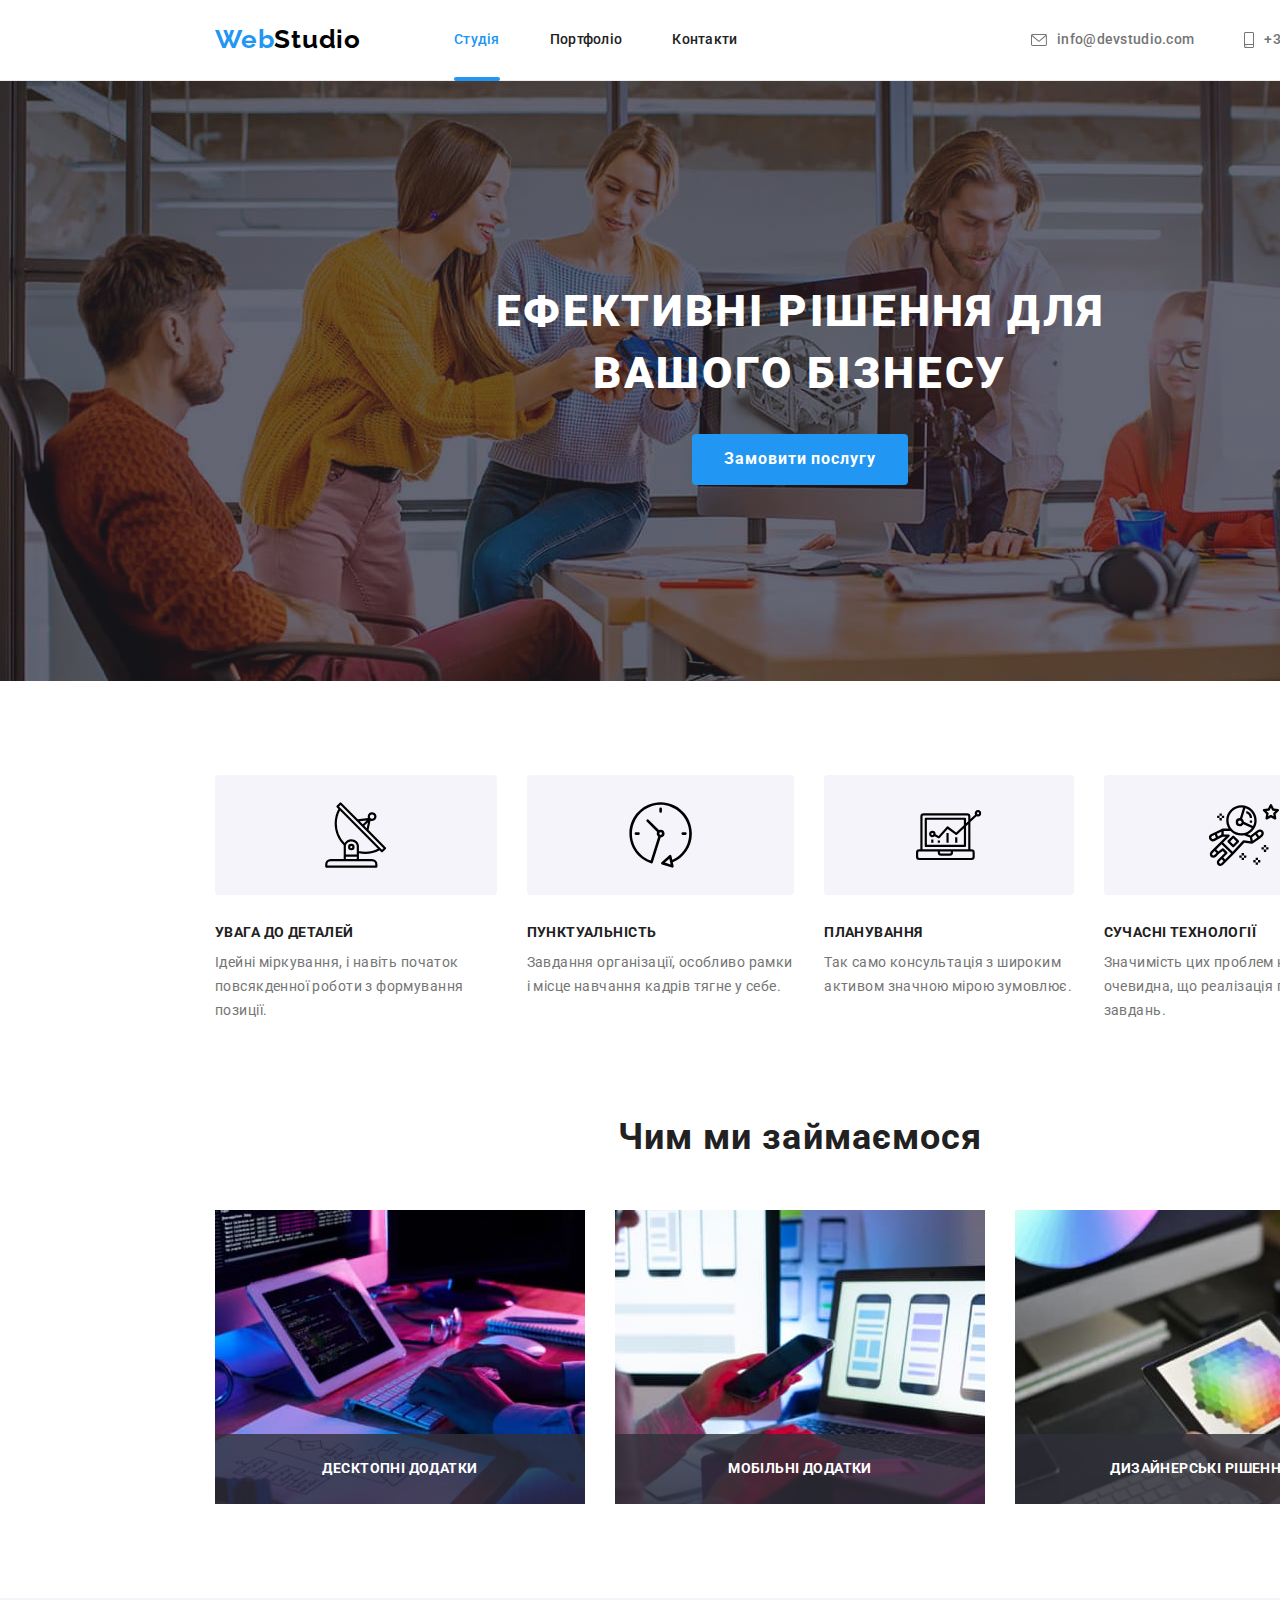
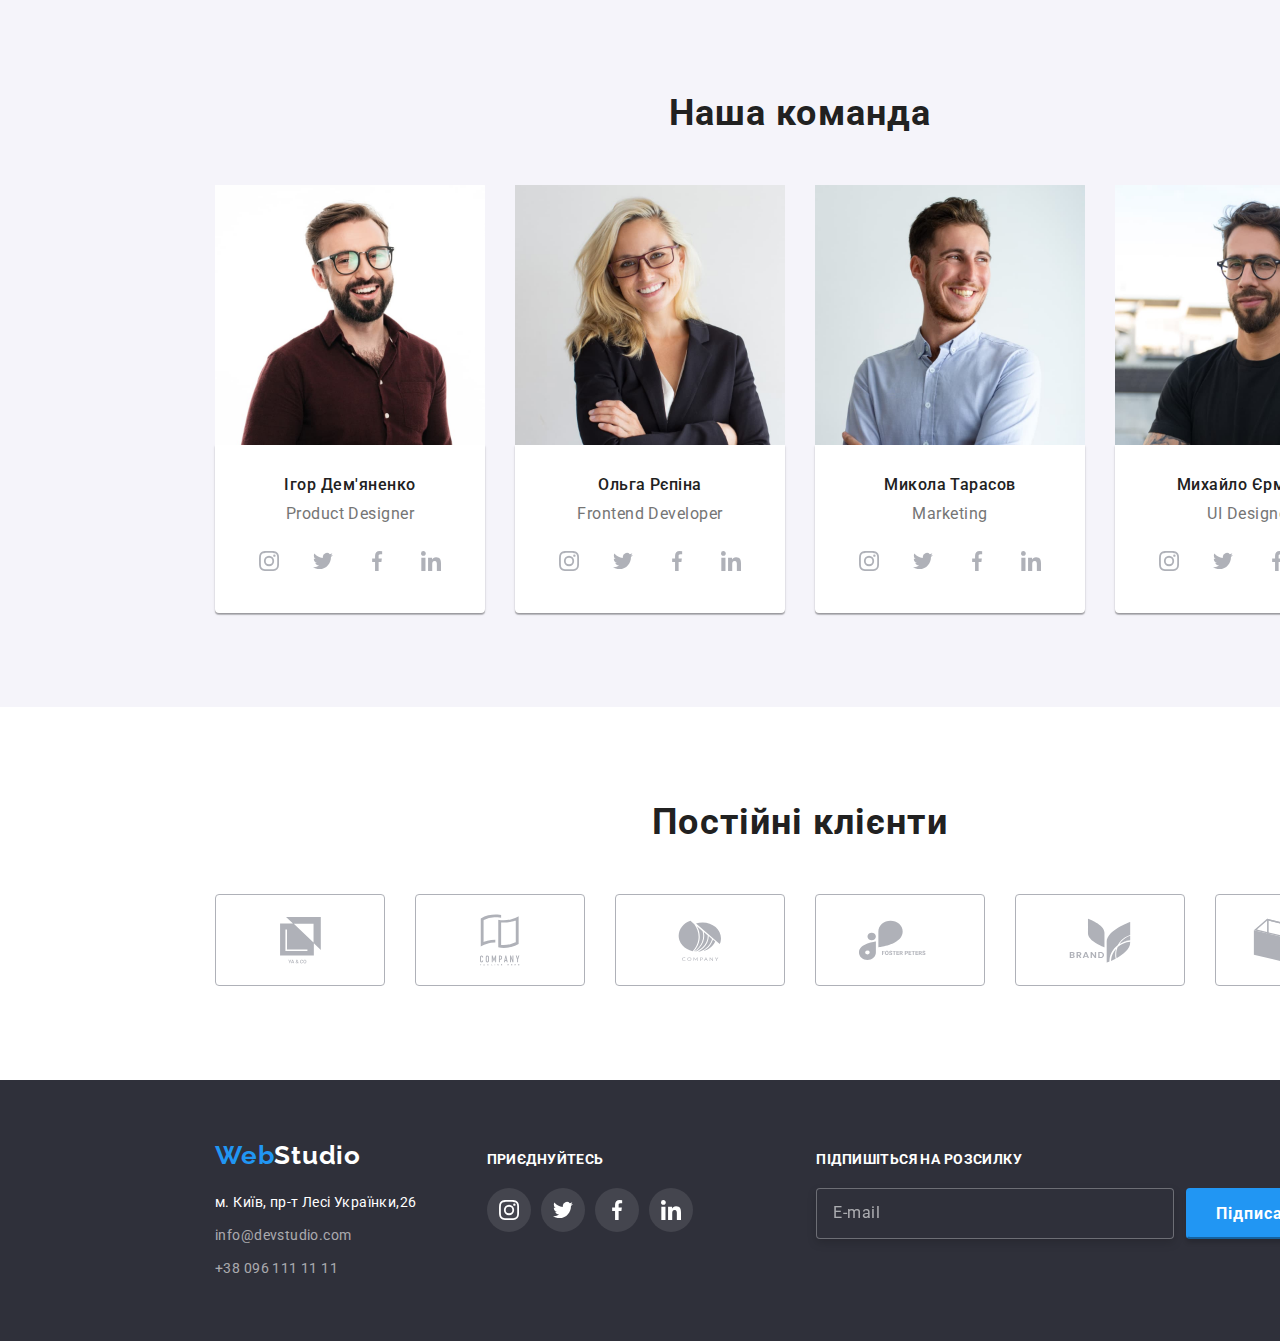
<file: index.html>
<!DOCTYPE html>
<html lang="uk">
  <head>
    <meta charset="UTF-8" />
    <meta http-equiv="X-UA-Compatible" content="IE=edge" />
    <meta name="viewport" content="width=device-width, initial-scale=1.0" />
    <link
      href="https://fonts.googleapis.com/css2?family=Raleway:wght@700&family=Roboto:wght@400;500;700;900&display=swap"
      rel="stylesheet"
    />
    <link
      rel="stylesheet"
      href="https://cdnjs.cloudflare.com/ajax/libs/modern-normalize/1.1.0/modern-normalize.min.css"
    />
    <link rel="stylesheet" href="./css/styles.css" />
    <title>WebStudio</title>
  </head>
  <body>
    <header class="top">
      <div class="container main-header">
        <nav class="main-header">
          <a href="./index.html" class="logo"><span class="logo-span">Web</span>Studio</a>
          <ul class="site-nav list">
            <li class="items"><a href="./index.html" class="link current">Студія</a></li>
            <!--pointers-->
            <li class="items"><a href="./portfolio.html" class="link">Портфоліо</a></li>
            <li class="items"><a href="" class="link">Контакти</a></li>
          </ul>
        </nav>
        <ul class="contacts list">
          <li class="item">
            <a href="mailto:info@devstudio.com" class="meltel">
              <svg width="16px" height="12px" class="icons-header">
                <use href="./images/icons.svg#envelope"></use>
              </svg>
              info@devstudio.com</a
            >
          </li>
          <!--pointers-->
          <li class="item">
            <a href="tel:+380961111111" class="meltel">
              <svg width="10px" height="16px" class="icons-header">
                <use href="./images/icons.svg#smartphone"></use>
              </svg>
              +38 096 111 11 11</a
            >
          </li>
        </ul>
      </div>
    </header>

    <main>
      <section class="hero overlay">
        <div class="container">
          <h1 class="hero-title">
            Ефективні рішення для <br />
            вашого бізнесу
          </h1>
          <button type="button" class="button-main" data-modal-open>Замовити послугу</button>
        </div>
      </section>

      <section class="section">
        <div class="container">
          <h2 class="visually-hidden">Особливості</h2>
          <ul class="list flex">
            <li>
              <div class="features">
                <svg width="65.32px" height="70px" class="features-icons">
                  <use href="./images/icons.svg#antenna"></use>
                </svg>
              </div>
              <h3 class="section-ti">Увага до деталей</h3>
              <p class="description">
                Ідейні міркування, і навіть початок повсякденної роботи з формування позиції.
              </p>
            </li>
            <li>
              <div class="features">
                <svg width="65.32px" height="70px" class="features-icons">
                  <use href="./images/icons.svg#clock"></use>
                </svg>
              </div>
              <h3 class="section-ti">Пунктуальність</h3>
              <p class="description">
                Завдання організації, особливо рамки і місце навчання кадрів тягне у себе.
              </p>
            </li>
            <li>
              <div class="features">
                <svg width="65.32px" height="70px" class="features-icons">
                  <use href="./images/icons.svg#diagram"></use>
                </svg>
              </div>
              <h3 class="section-ti">Планування</h3>
              <p class="description">
                Так само консультація з широким активом значною мірою зумовлює.
              </p>
            </li>
            <li>
              <div class="features">
                <svg width="70px" height="70px" class="features-icons">
                  <use href="./images/icons.svg#astronaut"></use>
                </svg>
              </div>
              <h3 class="section-ti">Сучасні технології</h3>
              <p class="description">
                Значимість цих проблем настільки очевидна, що реалізація планових завдань.
              </p>
            </li>
          </ul>
        </div>
      </section>
      <section class="section wwd">
        <div class="container">
          <h2 class="section-title">Чим ми займаємося</h2>
          <ul class="list flex">
            <li class="pict-descr">
              <img src="./images/box1.jpg" width="370" alt="людина програмує" class="img-desc-w" />
              <p class="description-work desktop">Десктопні додатки</p>
            </li>
            <li class="pict-descr">
              <img
                src="./images/box2.jpg"
                width="370"
                alt="людина вибирає дизайн"
                class="img-desc-w"
              />
              <p class="description-work mobile">Мобільні додатки</p>
            </li>
            <li class="pict-descr">
              <img
                src="./images/box3.jpg"
                width="370"
                alt="людина вибирає колір"
                class="img-desc-w"
              />
              <p class="description-work design">Дизайнерські рішення</p>
            </li>
          </ul>
        </div>
      </section>
      <section class="section team">
        <div class="container">
          <h2 class="section-title">Наша команда</h2>
          <ul class="list team-people">
            <li class="people">
              <img
                src="./images/img1.jpg"
                width="270"
                alt="Ігор Дем'яненко Product Designer"
                class="img-desc"
              />
              <div class="description-p">
                <h3 class="section-ti-sec">Ігор Дем'яненко</h3>
                <p class="section-ti-sec-descr">Product Designer</p>
                <ul class="list soclink">
                  <li>
                    <a href="" class="link-icon">
                      <svg width="20px" height="20px" class="social-networks">
                        <use href="./images/icons.svg#instagram"></use>
                      </svg>
                    </a>
                  </li>
                  <li>
                    <a href="" class="link-icon">
                      <svg width="20px" height="20px" class="social-networks">
                        <use href="./images/icons.svg#twitter"></use>
                      </svg>
                    </a>
                  </li>
                  <li>
                    <a href="" class="link-icon">
                      <svg width="20px" height="20px" class="social-networks">
                        <use href="./images/icons.svg#facebook"></use>
                      </svg>
                    </a>
                  </li>
                  <li>
                    <a href="" class="link-icon">
                      <svg width="20px" height="20px" class="social-networks">
                        <use href="./images/icons.svg#linkedin"></use>
                      </svg>
                    </a>
                  </li>
                </ul>
              </div>
            </li>
            <li class="people">
              <img
                src="./images/img2.jpg"
                width="270"
                alt="Ольга Рєпіна Frontend Developer"
                class="img-desc"
              />
              <div class="description-p">
                <h3 class="section-ti-sec">Ольга Рєпіна</h3>
                <p class="section-ti-sec-descr">Frontend Developer</p>
                <ul class="list soclink">
                  <li>
                    <a href="" class="link-icon">
                      <svg width="20px" height="20px" class="social-networks">
                        <use href="./images/icons.svg#instagram"></use>
                      </svg>
                    </a>
                  </li>
                  <li>
                    <a href="" class="link-icon">
                      <svg width="20px" height="20px" class="social-networks">
                        <use href="./images/icons.svg#twitter"></use>
                      </svg>
                    </a>
                  </li>
                  <li>
                    <a href="" class="link-icon">
                      <svg width="20px" height="20px" class="social-networks">
                        <use href="./images/icons.svg#facebook"></use>
                      </svg>
                    </a>
                  </li>
                  <li>
                    <a href="" class="link-icon">
                      <svg width="20px" height="20px" class="social-networks">
                        <use href="./images/icons.svg#linkedin"></use>
                      </svg>
                    </a>
                  </li>
                </ul>
              </div>
            </li>
            <li class="people">
              <img
                src="./images/img3.jpg"
                width="270"
                alt="Микола Тарасов Marketing"
                class="img-desc"
              />
              <div class="description-p">
                <h3 class="section-ti-sec">Микола Тарасов</h3>
                <p class="section-ti-sec-descr">Marketing</p>
                <ul class="list soclink">
                  <li>
                    <a href="" class="link-icon">
                      <svg width="20px" height="20px" class="social-networks">
                        <use href="./images/icons.svg#instagram"></use>
                      </svg>
                    </a>
                  </li>
                  <li>
                    <a href="" class="link-icon">
                      <svg width="20px" height="20px" class="social-networks">
                        <use href="./images/icons.svg#twitter"></use>
                      </svg>
                    </a>
                  </li>
                  <li>
                    <a href="" class="link-icon">
                      <svg width="20px" height="20px" class="social-networks">
                        <use href="./images/icons.svg#facebook"></use>
                      </svg>
                    </a>
                  </li>
                  <li>
                    <a href="" class="link-icon">
                      <svg width="20px" height="20px" class="social-networks">
                        <use href="./images/icons.svg#linkedin"></use>
                      </svg>
                    </a>
                  </li>
                </ul>
              </div>
            </li>
            <li class="people">
              <img
                src="./images/img4.jpg"
                width="270"
                alt="Михайло Єрмаков UI Designer"
                class="img-desc"
              />
              <div class="description-p">
                <h3 class="section-ti-sec">Михайло Єрмаков</h3>
                <p class="section-ti-sec-descr">UI Designer</p>
                <ul class="list soclink">
                  <li>
                    <a href="" class="link-icon">
                      <svg width="20px" height="20px" class="social-networks">
                        <use href="./images/icons.svg#instagram"></use>
                      </svg>
                    </a>
                  </li>
                  <li>
                    <a href="" class="link-icon">
                      <svg width="20px" height="20px" class="social-networks">
                        <use href="./images/icons.svg#twitter"></use>
                      </svg>
                    </a>
                  </li>
                  <li>
                    <a href="" class="link-icon">
                      <svg width="20px" height="20px" class="social-networks">
                        <use href="./images/icons.svg#facebook"></use>
                      </svg>
                    </a>
                  </li>
                  <li>
                    <a href="" class="link-icon">
                      <svg width="20px" height="20px" class="social-networks">
                        <use href="./images/icons.svg#linkedin"></use>
                      </svg>
                    </a>
                  </li>
                </ul>
              </div>
            </li>
          </ul>
        </div>
      </section>
      <section class="section">
        <div class="container">
          <h2 class="section-title">Постійні клієнти</h2>
          <ul class="list companies">
            <li>
              <a href="" class="companies-link">
                <svg width="41px" height="46.7px" class="companies-list">
                  <use href="./images/icons.svg#company1"></use>
                </svg>
              </a>
            </li>
            <li>
              <a href="" class="companies-link">
                <svg width="40px" height="52px" class="companies-list">
                  <use href="./images/icons.svg#company2"></use>
                </svg>
              </a>
            </li>
            <li>
              <a href="" class="companies-link">
                <svg width="43.46px" height="41.18px" class="companies-list">
                  <use href="./images/icons.svg#company3"></use>
                </svg>
              </a>
            </li>
            <li>
              <a href="" class="companies-link">
                <svg width="84.44px" height="40.62px" class="companies-list">
                  <use href="./images/icons.svg#company4"></use>
                </svg>
              </a>
            </li>
            <li>
              <a href="" class="companies-link">
                <svg width="62.54px" height="45.43px" class="companies-list">
                  <use href="./images/icons.svg#company5"></use>
                </svg>
              </a>
            </li>
            <li>
              <a href="" class="companies-link">
                <svg width="93.71px" height="43.93px" class="companies-list">
                  <use href="./images/icons.svg#company6"></use>
                </svg>
              </a>
            </li>
          </ul>
        </div>
      </section>
    </main>
    <footer class="footer">
      <div class="container flex-foot">
        <div>
          <a href="./index.html" class="logo-foot"><span class="logo-span">Web</span>Studio</a>
          <address class="footadd">
            <ul class="address list">
              <li class="forreatr">
                <a
                  href="https://goo.gl/maps/CPtrU1FHBa2aNyZL9"
                  target="_blank"
                  rel="noopener noreferrer"
                  class="address-link"
                  >м. Київ, пр-т Лесі Українки,26</a
                >
              </li>
              <li class="forreatr">
                <a href="mailto:info@devstudio.com" class="address-mt">info@devstudio.com</a>
              </li>
              <li class="forreatr">
                <a href="tel:+380961111111" class="address-mt">+38 096 111 11 11</a>
              </li>
            </ul>
          </address>
        </div>
        <div class="join">
          <h3 class="foot-join">приєднуйтесь</h3>
          <ul class="list foot-links">
            <li>
              <a href="" class="foot-link-icon">
                <svg width="20px" height="20px" class="foot-social-networks">
                  <use href="./images/icons.svg#instagram"></use>
                </svg>
              </a>
            </li>
            <li>
              <a href="" class="foot-link-icon">
                <svg width="20px" height="20px" class="foot-social-networks">
                  <use href="./images/icons.svg#twitter"></use>
                </svg>
              </a>
            </li>
            <li>
              <a href="" class="foot-link-icon">
                <svg width="20px" height="20px" class="foot-social-networks">
                  <use href="./images/icons.svg#facebook"></use>
                </svg>
              </a>
            </li>
            <li>
              <a href="" class="foot-link-icon">
                <svg width="20px" height="20px" class="foot-social-networks">
                  <use href="./images/icons.svg#linkedin"></use>
                </svg>
              </a>
            </li>
          </ul>
        </div>
        <div class="mailing-list">
          <form class="foot-form">
            <div class="foot-input">
              <h3 class="foot-form-title">Підпишіться на розсилку</h3>
              <input type="email" name="mail" id="mail" placeholder="E-mail" class="input-foot" />
            </div>
            <button type="submit" class="submit-but-foot">
              Підписатися
              <svg width="24px" height="24px" class="submit-icon">
                <use href="./images/icons.svg#send"></use>
              </svg>
            </button>
          </form>
        </div>
      </div>
    </footer>

    <div class="backdrop is-hidden" data-modal>
      <div class="modal">
        <button class="button-modal" data-modal-close>
          <svg width="11px" height="11px" class="cross-but">
            <use href="./images/modal.svg#cross"></use>
          </svg>
        </button>
        <form class="modal-form">
          <p class="modal-title">Залиште свої дані, ми вам передзвонимо</p>
          <div class="par-form-field">
            <div class="form-field">
              <label for="name">Ім'я</label>
              <div class="input-modal">
                <input type="text" name="name" id="name" class="form-input" />
                <svg width="18px" height="18px" class="submit-modal-icons">
                  <use href="./images/icons.svg#person"></use>
                </svg>
              </div>
            </div>
            <div class="form-field">
              <label for="tel">Телефон</label>
              <div class="input-modal">
                <input type="tel" name="tel" id="tel" class="form-input" />
                <svg width="18px" height="18px" class="submit-modal-icons">
                  <use href="./images/icons.svg#phone"></use>
                </svg>
              </div>
            </div>
            <div class="form-field">
              <label for="mail">Пошта</label>
              <div class="input-modal">
                <input type="email" name="mail" id="mail" class="form-input" />
                <svg width="18px" height="18px" class="submit-modal-icons">
                  <use href="./images/icons.svg#email"></use>
                </svg>
              </div>
            </div>
            <div class="form-field">
              <label for="comment">Коментар</label>
              <textarea name="comment" id="comment" rows="7" placeholder="Введіть текст"></textarea>
            </div>
          </div>
          <label class="checkbox">
            <input type="checkbox" name="policy" class="checkbox-input" />
            <svg width="16px" height="15px" class="checkbox-icon">
              <use href="./images/icons.svg#check"></use>
            </svg>
            <span class="checkbox-label"
              >Погоджуюся з розсилкою та приймаю
              <a href="" class="form-link">Умови договору</a></span
            >
          </label>
          <button type="submit" class="submit-but">Відправити</button>
        </form>
      </div>
    </div>
    <script src="./js/modal.js"></script>
  </body>
</html>
</file>
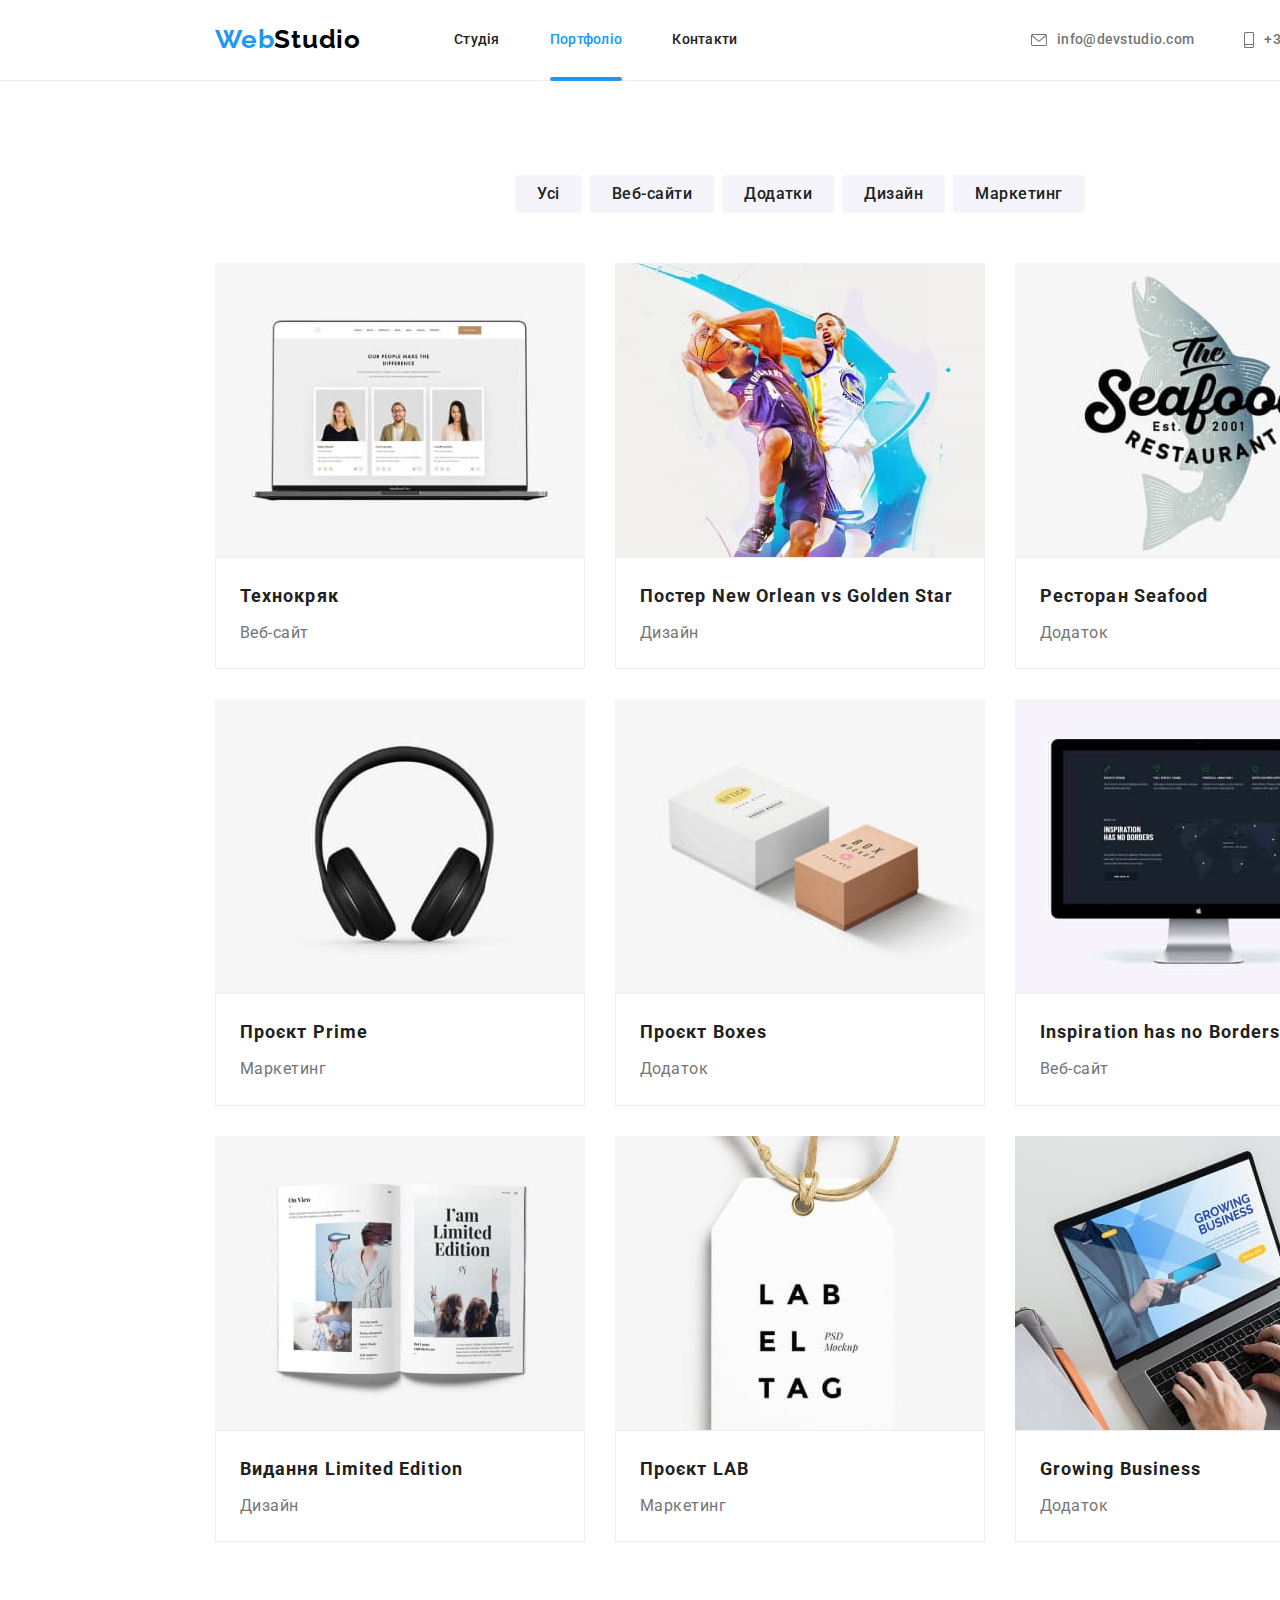
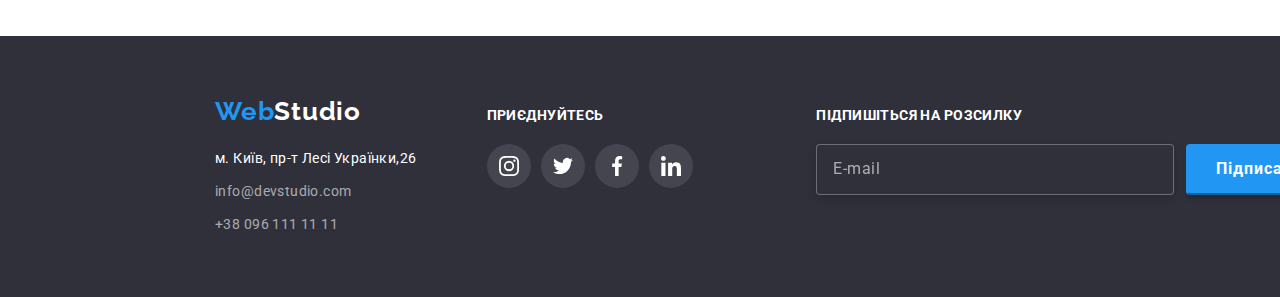
<file: portfolio.html>
<!DOCTYPE html>
<html lang="uk">
  <head>
    <meta charset="UTF-8" />
    <meta http-equiv="X-UA-Compatible" content="IE=edge" />
    <meta name="viewport" content="width=device-width, initial-scale=1.0" />
    <link
      href="https://fonts.googleapis.com/css2?family=Raleway:wght@700&family=Roboto:wght@400;500;700;900&display=swap"
      rel="stylesheet"
    />
    <link
      rel="stylesheet"
      href="https://cdnjs.cloudflare.com/ajax/libs/modern-normalize/1.1.0/modern-normalize.min.css"
    />
    <title>Portfolio</title>
    <link rel="stylesheet" href="./css/styles.css" />
  </head>
  <body>
    <header class="top">
      <div class="container main-header">
        <nav class="main-header">
          <a href="./index.html" class="logo"><span class="logo-span">Web</span>Studio</a>
          <ul class="site-nav list">
            <li class="items"><a href="./index.html" class="link">Студія</a></li>
            <!--pointers-->
            <li class="items"><a href="./portfolio.html" class="link current">Портфоліо</a></li>
            <li class="items"><a href="" class="link">Контакти</a></li>
          </ul>
        </nav>
        <ul class="contacts list">
          <li class="item">
            <a href="mailto:info@devstudio.com" class="meltel">
              <svg width="16px" height="12px" class="icons-header">
                <use href="./images/icons.svg#envelope"></use>
              </svg>
              info@devstudio.com</a
            >
          </li>
          <!--pointers-->
          <li class="item">
            <a href="tel:+380961111111" class="meltel">
              <svg width="10px" height="16px" class="icons-header">
                <use href="./images/icons.svg#smartphone"></use>
              </svg>
              +38 096 111 11 11</a
            >
          </li>
        </ul>
      </div>
    </header>
    <main>
      <section class="section">
        <div class="container">
          <h1 class="visually-hidden">Приклади</h1>
          <ul class="list butlist">
            <li class="but-sec"><button type="button" class="buttons">Усі</button></li>
            <li class="but-sec"><button type="button" class="buttons">Веб-сайти</button></li>
            <li class="but-sec"><button type="button" class="buttons">Додатки</button></li>
            <li class="but-sec"><button type="button" class="buttons">Дизайн</button></li>
            <li class="but-sec"><button type="button" class="buttons">Маркетинг</button></li>
          </ul>

          <ul class="list product">
            <li class="product-element">
              <a href="" class="link-portfolio">
                <div class="img-port">
                  <img src="./images/imgp1.jpg" width="370" alt="комп'ютер" class="img-desc-w" />
                  <div class="img-port-overlay">
                    <p class="bg-text">
                      Ресурс пропонує комплексні пропозиції з різним рівнем функціоналу та сервісів.
                      Все це дозволить відвідувачу отримати вичерпні відомості про компанію чи
                      приватну особу.
                    </p>
                  </div>
                </div>
                <div class="description-w">
                  <h2 class="section-tp">Технокряк</h2>
                  <p class="section-tp-descr">Веб-сайт</p>
                </div>
              </a>
            </li>
            <li class="product-element">
              <a href="" class="link-portfolio">
                <div class="img-port">
                  <img src="./images/imgp2.jpg" width="370" alt="комп'ютер" class="img-desc-w" />
                  <div class="img-port-overlay">
                    <p class="bg-text">
                      Ресурс пропонує комплексні пропозиції з різним рівнем функціоналу та сервісів.
                      Все це дозволить відвідувачу отримати вичерпні відомості про компанію чи
                      приватну особу.
                    </p>
                  </div>
                </div>
                <div class="description-w">
                  <h2 class="section-tp">Постер New Orlean vs Golden Star</h2>
                  <p class="section-tp-descr">Дизайн</p>
                </div>
              </a>
            </li>
            <li class="product-element">
              <a href="" class="link-portfolio">
                <div class="img-port">
                  <img src="./images/imgp3.jpg" width="370" alt="комп'ютер" class="img-desc-w" />
                  <div class="img-port-overlay">
                    <p class="bg-text">
                      Ресурс пропонує комплексні пропозиції з різним рівнем функціоналу та сервісів.
                      Все це дозволить відвідувачу отримати вичерпні відомості про компанію чи
                      приватну особу.
                    </p>
                  </div>
                </div>
                <div class="description-w">
                  <h2 class="section-tp">Ресторан Seafood</h2>
                  <p class="section-tp-descr">Додаток</p>
                </div>
              </a>
            </li>
            <li class="product-element">
              <a href="" class="link-portfolio">
                <div class="img-port">
                  <img src="./images/imgp4.jpg" width="370" alt="комп'ютер" class="img-desc-w" />
                  <div class="img-port-overlay">
                    <p class="bg-text">
                      Ресурс пропонує комплексні пропозиції з різним рівнем функціоналу та сервісів.
                      Все це дозволить відвідувачу отримати вичерпні відомості про компанію чи
                      приватну особу.
                    </p>
                  </div>
                </div>
                <div class="description-w">
                  <h2 class="section-tp">Проєкт Prime</h2>
                  <p class="section-tp-descr">Маркетинг</p>
                </div>
              </a>
            </li>
            <li class="product-element">
              <a href="" class="link-portfolio">
                <div class="img-port">
                  <img src="./images/imgp5.jpg" width="370" alt="комп'ютер" class="img-desc-w" />
                  <div class="img-port-overlay">
                    <p class="bg-text">
                      Ресурс пропонує комплексні пропозиції з різним рівнем функціоналу та сервісів.
                      Все це дозволить відвідувачу отримати вичерпні відомості про компанію чи
                      приватну особу.
                    </p>
                  </div>
                </div>
                <div class="description-w">
                  <h2 class="section-tp">Проєкт Boxes</h2>
                  <p class="section-tp-descr">Додаток</p>
                </div>
              </a>
            </li>
            <li class="product-element">
              <a href="" class="link-portfolio">
                <div class="img-port">
                  <img src="./images/imgp6.jpg" width="370" alt="комп'ютер" class="img-desc-w" />
                  <div class="img-port-overlay">
                    <p class="bg-text">
                      Ресурс пропонує комплексні пропозиції з різним рівнем функціоналу та сервісів.
                      Все це дозволить відвідувачу отримати вичерпні відомості про компанію чи
                      приватну особу.
                    </p>
                  </div>
                </div>
                <div class="description-w">
                  <h2 class="section-tp">Inspiration has no Borders</h2>
                  <p class="section-tp-descr">Веб-сайт</p>
                </div>
              </a>
            </li>
            <li class="product-element">
              <a href="" class="link-portfolio">
                <div class="img-port">
                  <img src="./images/imgp7.jpg" width="370" alt="комп'ютер" class="img-desc-w" />
                  <div class="img-port-overlay">
                    <p class="bg-text">
                      Ресурс пропонує комплексні пропозиції з різним рівнем функціоналу та сервісів.
                      Все це дозволить відвідувачу отримати вичерпні відомості про компанію чи
                      приватну особу.
                    </p>
                  </div>
                </div>
                <div class="description-w">
                  <h2 class="section-tp">Видання Limited Edition</h2>
                  <p class="section-tp-descr">Дизайн</p>
                </div>
              </a>
            </li>
            <li class="product-element">
              <a href="" class="link-portfolio">
                <div class="img-port">
                  <img src="./images/imgp8.jpg" width="370" alt="комп'ютер" class="img-desc-w" />
                  <div class="img-port-overlay">
                    <p class="bg-text">
                      Ресурс пропонує комплексні пропозиції з різним рівнем функціоналу та сервісів.
                      Все це дозволить відвідувачу отримати вичерпні відомості про компанію чи
                      приватну особу.
                    </p>
                  </div>
                </div>
                <div class="description-w">
                  <h2 class="section-tp">Проєкт LAB</h2>
                  <p class="section-tp-descr">Маркетинг</p>
                </div>
              </a>
            </li>
            <li class="product-element" class="but-sec">
              <a href="" class="link-portfolio">
                <div class="img-port">
                  <img src="./images/imgp9.jpg" width="370" alt="комп'ютер" class="img-desc-w" />
                  <div class="img-port-overlay">
                    <p class="bg-text">
                      Ресурс пропонує комплексні пропозиції з різним рівнем функціоналу та сервісів.
                      Все це дозволить відвідувачу отримати вичерпні відомості про компанію чи
                      приватну особу.
                    </p>
                  </div>
                </div>
                <div class="description-w">
                  <h2 class="section-tp">Growing Business</h2>
                  <p class="section-tp-descr">Додаток</p>
                </div>
              </a>
            </li>
          </ul>
        </div>
      </section>
    </main>
    <footer class="footer">
      <div class="container flex-foot">
        <div>
          <a href="./index.html" class="logo-foot"><span class="logo-span">Web</span>Studio</a>
          <address class="footadd">
            <ul class="address list">
              <li class="forreatr">
                <a
                  href="https://goo.gl/maps/CPtrU1FHBa2aNyZL9"
                  target="_blank"
                  rel="noopener noreferrer"
                  class="address-link"
                  >м. Київ, пр-т Лесі Українки,26</a
                >
              </li>
              <li class="forreatr">
                <a href="mailto:info@devstudio.com" class="address-mt">info@devstudio.com</a>
              </li>
              <li class="forreatr">
                <a href="tel:+380961111111" class="address-mt">+38 096 111 11 11</a>
              </li>
            </ul>
          </address>
        </div>
        <div class="join">
          <h3 class="foot-join">приєднуйтесь</h3>
          <ul class="list foot-links">
            <li>
              <a href="" class="foot-link-icon">
                <svg width="20px" height="20px" class="foot-social-networks">
                  <use href="./images/icons.svg#instagram"></use>
                </svg>
              </a>
            </li>
            <li>
              <a href="" class="foot-link-icon">
                <svg width="20px" height="20px" class="foot-social-networks">
                  <use href="./images/icons.svg#twitter"></use>
                </svg>
              </a>
            </li>
            <li>
              <a href="" class="foot-link-icon">
                <svg width="20px" height="20px" class="foot-social-networks">
                  <use href="./images/icons.svg#facebook"></use>
                </svg>
              </a>
            </li>
            <li>
              <a href="" class="foot-link-icon">
                <svg width="20px" height="20px" class="foot-social-networks">
                  <use href="./images/icons.svg#linkedin"></use>
                </svg>
              </a>
            </li>
          </ul>
        </div>
        <div class="mailing-list">
          <form class="foot-form">
            <div class="foot-input">
              <p class="foot-form-title">Підпишіться на розсилку</p>
              <input type="email" name="mail" id="mail" placeholder="E-mail" class="input-foot" />
            </div>
            <button type="submit" class="submit-but-foot">
              Підписатися
              <svg width="24px" height="24px" class="submit-icon">
                <use href="./images/icons.svg#send"></use>
              </svg>
            </button>
          </form>
        </div>
      </div>
    </footer>
  </body>
</html>
</file>
<file: css/styles.css>
:root {
  --primary-text-color: #757575;
  --accent-color: #2196f3;
  --white: #ffffff;
  --black: #000000;
  --background: #2f303a;
  --title: #212121;
  --button: #f5f4fa;
  --footer-meltel: rgba(255, 255, 255, 0.6);
  --button-inactive: #188ce8;
  --icons: #afb1b8;
  --icons-foot: rgba(255, 255, 255, 0.1);
  --transition-duration: 250ms;
  --transition-timing-function: cubic-bezier(0.4, 0, 0.2, 1);
}

/* html{
    box-sizing: border-box;
}

*,
*::before,
*::after{
    box-sizing: inherit;
} */

.list {
  padding: 0;
  margin: 0;
  list-style: none;
}

p,
h1,
h2,
h3,
ul {
  padding: 0;
  margin: 0;
}
/* колір основного тексту #212121 */
/* другорядний колір тексту #757575*/
/* акцент #2196F3 */
/* #FFFFFF білий */
/* #2F303A другорядний */
/*  */

body {
  margin: 0 auto;
  width: 1600px;
  color: var(--primary-text-color);
  background-color: var(--white);
  font-family: Roboto, sans-serif;
  /* overflow-x: hidden; */
}
/* header */
.top {
  border-bottom: 1px solid #ececec;
}

.main-header {
  display: flex;
  align-items: center;
}
.logo {
  color: var(--black);
  font-family: 'Raleway', sans-serif;
  font-style: normal;
  font-weight: 700;
  font-size: 26px;
  line-height: 1.2;
  letter-spacing: 0.03em;
  text-decoration: none;
}

.logo-span {
  color: var(--accent-color);
}

.logo-foot {
  display: inline-block;
  margin-bottom: 20px;
  color: var(--white);
  font-family: 'Raleway', sans-serif;
  font-style: normal;
  font-weight: 700;
  font-size: 26px;
  line-height: 1.2;
  letter-spacing: 0.03em;
  text-decoration: none;
}
.site-nav {
  display: flex;
  margin-left: 93px;
}

/* .site-nav li{
    outline: 2px solid tomato;
} */

.site-nav .items:not(:last-child) {
  margin-right: 50px;
}
.site-nav .link {
  position: relative;
  display: block;
  padding-top: 32px;
  padding-bottom: 32px;
  color: var(--title);
  font-weight: 500;
  font-size: 14px;
  line-height: 1.14;
  letter-spacing: 0.02em;
  text-decoration: none;
  transition: color var(--transition-duration) var(--transition-timing-function);
}

.site-nav .link:hover,
.site-nav .link:focus {
  color: var(--accent-color);
}

.site-nav .link.current {
  color: var(--accent-color);
}
.contacts {
  display: flex;
  margin-left: auto;
}

.contacts .item:not(:last-child) {
  margin-right: 50px;
}

.contacts .meltel {
  padding-top: 32px;
  padding-bottom: 32px;
  color: var(--primary-text-color);
  font-weight: 500;
  font-size: 14px;
  line-height: 1.14;
  letter-spacing: 0.02em;
  text-decoration: none;
  display: flex;
  align-items: center;
  transition: color var(--transition-duration) var(--transition-timing-function);
}

.contacts .meltel:hover,
.contacts .meltel:focus {
  color: var(--accent-color);
}

.link::after {
  display: block;
  position: absolute;
  bottom: -1px;
  left: 0;
  content: '';
  width: 100%;
  height: 4px;
  background: var(--accent-color);
  border-radius: 2px;
  opacity: 0;
  transition: opacity var(--transition-duration) var(--transition-timing-function);
}

/* .link:hover::after,
.link:focus::after{
    opacity: 1;
} */

.link.link.current::after {
  opacity: 1;
}

.container {
  margin-left: auto;
  margin-right: auto;
  padding-left: 15px;
  padding-right: 15px;
  width: 1200px;
}

.icons-header {
  margin-right: 10px;
  fill: currentColor;
}

/* main */
.hero {
  background-color: var(--background);
  text-align: center;
  padding-top: 200px;
  padding-bottom: 200px;
}

.overlay {
  max-width: 1600px;
  height: 600px;
  margin-left: auto;
  margin-right: auto;
  background-image: linear-gradient(to right, rgba(47, 48, 58, 0.4), rgba(47, 48, 58, 0.4)),
    url(../images/hero.jpg);
  background-repeat: no-repeat;
  background-position: center;
  background-size: cover;
}

.hero-title {
  margin-bottom: 30px;
  margin-top: 0;
  color: var(--white);
  font-weight: 900;
  font-size: 44px;
  line-height: 1.4;
  text-align: center;
  letter-spacing: 0.06em;
  text-transform: uppercase;
}
.button-main {
  display: inline-block;
  border-radius: 4px;
  border: var(--accent-color);
  padding: 10px 32px;
  min-width: 216px;
  color: var(--white);
  background-color: var(--accent-color);
  cursor: pointer;
  font-family: inherit;
  font-weight: 700;
  font-size: 16px;
  line-height: 1.9;
  margin: 0 auto;
  text-align: center;
  letter-spacing: 0.06em;
  transition: background-color var(--transition-duration) var(--transition-timing-function);
}

.button-main:hover,
.button-main:focus {
  background-color: var(--button-inactive);
}
.buttons {
  padding: 6px 22px;
  display: inline-block;
  border-radius: 4px;
  border: var(--button);
  color: var(--title);
  background-color: var(--button);
  cursor: pointer;
  font-family: inherit;
  font-weight: 500;
  font-size: 16px;
  line-height: 26px;
  text-align: center;
  letter-spacing: 0.03em;
  transition-property: border, color, background-color, box-shadow;
  transition-duration: var(--transition-duration);
  transition-timing-function: var(--transition-timing-function);
}

.but-sec:not(:last-child) {
  margin-right: 8px;
}
.buttons:hover,
.buttons:focus {
  border: var(--accent-color);
  color: var(--white);
  background-color: var(--accent-color);
  box-shadow: 0px 3px 1px rgba(0, 0, 0, 0.1), 0px 1px 2px rgba(0, 0, 0, 0.08),
    0px 2px 2px rgba(0, 0, 0, 0.12);
}

.butlist {
  margin-bottom: 50px;
  display: flex;
  justify-content: center;
}
.section {
  padding-top: 94px;
  padding-bottom: 94px;
}

.wwd {
  padding-top: 0;
}
.team {
  background-color: var(--button);
}

.flex {
  display: flex;
}

.flex li:not(:last-child) {
  margin-right: 30px;
}

.visually-hidden {
  position: absolute;
  white-space: nowrap;
  width: 1px;
  height: 1px;
  overflow: hidden;
  border: 0;
  padding: 0;
  clip: rect(0 0 0 0);
  clip-path: inset(50%);
  margin: -1px;
}

.section-title {
  margin-bottom: 50px;
  color: var(--title);
  font-weight: 700;
  font-size: 36px;
  line-height: 1.2;
  text-align: center;
  letter-spacing: 0.03em;
}

.features {
  background-color: var(--button);
  border-radius: 4px;
  margin-bottom: 30px;
  height: 120px;
  display: flex;
  justify-content: center;
  align-items: center;
}

.features-icons {
}

.pict-descr {
  position: relative;
}

.description-work {
  position: absolute;
  bottom: 0;
  left: 0;
  width: 100%;
  height: 70px;
  display: flex;
  justify-content: center;
  align-items: center;
  /* outline: 2px solid tomato; */
  font-weight: 700;
  font-size: 14px;
  line-height: 1.14;
  letter-spacing: 0.03em;
  text-transform: uppercase;
  color: #ffffff;
  background: rgba(47, 48, 58, 0.8);
  /* opacity: 0;
    transition: 250ms opacity cubic-bezier(0.4, 0, 0.2, 1); */
}

/* .pict-descr:hover .description-work{
    opacity: 1;
    transition: 250ms opacity cubic-bezier(0.4, 0, 0.2, 1);
} */

.section-ti {
  margin-bottom: 10px;
  color: var(--title);
  font-weight: 700;
  font-size: 14px;
  line-height: 1.14;
  letter-spacing: 0.03em;
  text-transform: uppercase;
}

.description {
  font-weight: 400;
  font-size: 14px;
  line-height: 1.7;
  letter-spacing: 0.03em;
}
.section-ti-sec {
  margin-bottom: 10px;
  color: var(--title);
  font-weight: 500;
  font-size: 16px;
  line-height: 1.2;
  text-align: center;
  letter-spacing: 0.03em;
}

.section-ti-sec-descr {
  margin-bottom: 16px;
  font-weight: 400;
  font-size: 16px;
  line-height: 1.2;
  text-align: center;
  letter-spacing: 0.03em;
}
.section-tp {
  margin-bottom: 4px;
  color: var(--title);
  font-weight: 700;
  font-size: 18px;
  line-height: 2;
  letter-spacing: 0.06em;
}

.section-tp-descr {
  color: var(--primary-text-color);
  font-weight: 400;
  font-size: 16px;
  line-height: 1.9;
  letter-spacing: 0.03em;
}
.team-people {
  display: flex;
}
.team-people .people:not(:last-child) {
  margin-right: 30px;
}

.soclink {
  display: flex;
  margin: 0;
  /* outline: 1px solid teal; */
  gap: 10px;
  justify-content: center;
}

.link-icon {
  display: flex;
  width: 44px;
  height: 44px;
  border-radius: 50%;
  justify-content: center;
  align-items: center;
  /* outline: 2px solid black; */
  transition: background-color var(--transition-duration) var(--transition-timing-function);
}
.link-icon:hover {
  background-color: var(--accent-color);
}

.link-icon:focus {
  background-color: var(--accent-color);
}

.link-icon:focus .social-networks {
  fill: var(--white);
}

.link-icon:hover .social-networks {
  fill: var(--white);
}

.social-networks {
  fill: var(--icons);
  transition: fill var(--transition-duration) var(--transition-timing-function);
  /* outline: 1px solid tomato; */
}

.link,
.link-portfolio {
  text-decoration: none;
}

.img-desc {
  display: block;
}

.description-p {
  padding-top: 30px;
  padding-bottom: 30px;
  width: 270px;
  background: #ffffff;
  box-shadow: 0px 1px 3px rgba(0, 0, 0, 0.12), 0px 1px 1px rgba(0, 0, 0, 0.14),
    0px 2px 1px rgba(0, 0, 0, 0.2);
  border-radius: 0px 0px 4px 4px;
  text-align: center;
}

.img-desc-w {
  display: block;
}

.description-w {
  padding: 20px 24px;
  background: var(--white);
  border: 1px solid #eeeeee;
}

.product {
  display: flex;
  flex-wrap: wrap;
}

.product-element {
  width: 370px;
  margin-right: 30px;
  margin-bottom: 30px;
}

.link-portfolio {
  display: block;
  transition: box-shadow var(--transition-duration) var(--transition-timing-function);
}
.link-portfolio:hover,
.link-portfolio:focus {
  box-shadow: 0px 1px 1px rgba(0, 0, 0, 0.12), 0px 4px 4px rgba(0, 0, 0, 0.06),
    1px 4px 6px rgba(0, 0, 0, 0.16);
}

.product-element:nth-child(3n) {
  margin-right: 0;
}

.product-element:nth-last-child(-n + 3) {
  margin-bottom: 0;
}

.img-port {
  position: relative;
  overflow: hidden;
}

.link-portfolio:hover .img-port-overlay {
  transform: translateY(0);
}

.link-portfolio:focus .img-port-overlay {
  transform: translateY(0);
}

.img-port-overlay {
  position: absolute;
  padding: 63px 24px;
  top: 0;
  left: 0;
  width: 100%;
  height: 100%;
  color: var(--white);
  background: rgba(33, 150, 243, 0.9);

  transform: translateY(100%);
  transition: transform var(--transition-duration) var(--transition-timing-function);
}

.bg-text {
  font-weight: 400;
  font-size: 18px;
  line-height: 1.6;
  letter-spacing: 0.03em;
}

.companies {
  display: flex;
  /* outline: 1px solid tomato; */
  justify-content: space-between;
}

.companies-link {
  display: flex;
  width: 170px;
  height: 92px;
  align-items: center;
  justify-content: center;
  color: var(--icons);
  border: 1px solid #afb1b8;
  border-radius: 4px;
  transition: color var(--transition-duration) var(--transition-timing-function),
    border-color var(--transition-duration) var(--transition-timing-function);
  /* outline: 2px solid black; */
}

.companies-link:hover,
.companies-link:focus {
  color: var(--accent-color);
  border-color: var(--accent-color);
}
.companies-list {
  fill: currentColor;
  /* outline: 1px solid teal; */
}

/* footer */
.footer {
  background: var(--background);
  padding-top: 60px;
  padding-bottom: 60px;
}

.footadd {
  font-family: Roboto, sans-serif;
  font-style: normal;
  font-weight: 400;
  font-size: 14px;
  line-height: 1.7;
  letter-spacing: 0.03em;
}

.address-link {
  color: var(--white);
  text-decoration: none;
  transition: color var(--transition-duration) var(--transition-timing-function);
}

.address-link:hover,
.address-link:focus {
  color: var(--accent-color);
}

.address-mt {
  color: var(--footer-meltel);
  text-decoration: none;
  transition: color var(--transition-duration) var(--transition-timing-function);
}

.address-mt:hover,
.address-mt:focus {
  color: var(--accent-color);
}

.forreatr:not(:last-child) {
  margin-bottom: 9px;
}
.flex-foot {
  display: flex;
  align-items: baseline;
}

.foot-links {
  display: flex;
}

.join {
  margin-left: 70px;
}

.foot-join {
  font-family: 'Roboto';
  font-style: normal;
  font-weight: 700;
  font-size: 14px;
  line-height: 1.14;
  letter-spacing: 0.03em;
  text-transform: uppercase;
  color: var(--white);
  margin-bottom: 20px;
}

.foot-links {
  display: flex;
  margin: 0;
  /* outline: 1px solid teal; */
  gap: 10px;
  justify-content: center;
}

.foot-link-icon {
  display: flex;
  width: 44px;
  height: 44px;
  border-radius: 50%;
  /* outline: 2px solid white; */
  background-color: var(--icons-foot);
  justify-content: center;
  align-items: center;
  transition: background-color var(--transition-duration) var(--transition-timing-function);
}

.foot-link-icon:hover {
  background-color: var(--accent-color);
}

.foot-link-icon:focus {
  background-color: var(--accent-color);
}

.foot-link-icon:focus .social-networks {
  fill: var(--white);
}

.foot-link-icon:hover .social-networks {
  fill: var(--white);
}

.foot-social-networks {
  fill: var(--white);
  transition: fill 250ms cubic-bezier(0.4, 0, 0.2, 1);
  /* outline: 1px solid tomato; */
}
.mailing-list {
  margin-left: auto;
}

.foot-form {
  display: flex;
}

.foot-form-title {
  font-weight: 700;
  font-size: 14px;
  line-height: 1.14;
  letter-spacing: 0.03em;
  text-transform: uppercase;
  color: var(--white);
  margin-bottom: 20px;
}

.foot-input input {
  width: 358px;
  border: 1px solid rgba(255, 255, 255, 0.3);
  filter: drop-shadow(0px 4px 4px rgba(0, 0, 0, 0.15));
  border-radius: 4px;
  padding: 15.2px 16px;
  background: var(--background);
}

.foot-input input::placeholder {
  font-weight: 400;
  font-size: 16px;
  line-height: 1.25;
  letter-spacing: 0.03em;
  color: rgba(255, 255, 255, 0.6);
}

.input-foot:focus {
  color: var(--white);
}

.submit-but-foot {
  background-color: var(--accent-color);
  box-shadow: 0px 4px 4px rgba(0, 0, 0, 0.15);
  border-radius: 4px;
  border-color: var(--accent-color);
  font-weight: 700;
  font-size: 16px;
  line-height: 1.9;
  display: flex;
  align-self: flex-end;
  align-items: center;
  text-align: center;
  letter-spacing: 0.06em;
  color: #ffffff;
  padding: 10px 28px;
  margin-left: 12px;
  height: 50.58px;
  cursor: pointer;
  transition: background-color var(--transition-duration) var(--transition-timing-function);
}

.submit-but-foot:hover,
.submit-but-foot:focus {
  background-color: #188ce8;
}

.submit-icon {
  fill: var(--white);
  margin-left: 10px;
}

/* Modal window */

.backdrop {
  position: fixed;
  top: 0;
  left: 0;
  width: 100%;
  height: 100%;
  background-color: rgba(0, 0, 0, 0.2);
  opacity: 1;
  transition: opacity var(--transition-duration) var(--transition-timing-function),
    visibility var(--transition-duration) var(--transition-timing-function);
}

.backdrop.is-hidden {
  visibility: hidden;
  opacity: 0;
  pointer-events: none;
}

.modal {
  position: absolute;
  top: 50%;
  left: 50%;
  transform: translate(-50%, -50%);
  min-width: 528px;
  background: #ffffff;
  box-shadow: 0px 1px 3px rgba(0, 0, 0, 0.12), 0px 1px 1px rgba(0, 0, 0, 0.14),
    0px 2px 1px rgba(0, 0, 0, 0.2);
  border-radius: 4px;
  padding: 40px;
}

.cross-but {
  /* fill: #000000;
    outline: 2px solid tomato; */
}

.button-modal {
  position: absolute;
  color: #000000;
  top: 8px;
  right: 8px;
  /* display: flex;
    justify-content: center;
    align-items: center; */
  padding: 0;
  border: 1px solid rgba(0, 0, 0, 0.1);
  background-color: #ffffff;
  width: 30px;
  height: 30px;
  border-radius: 50%;
  cursor: pointer;
  /* outline: 2px solid teal; */
  transition: fill var(--transition-duration) var(--transition-timing-function);
}

.button-modal:hover {
  fill: var(--accent-color);
}

.modal-title {
  font-weight: 700;
  font-size: 20px;
  line-height: 1.15;
  text-align: center;
  letter-spacing: 0.03em;
  color: var(--title);
  margin-bottom: 12px;
}

.modal-form {
  display: flex;
  align-items: center;
  flex-direction: column;
}

.par-form-field {
  width: 100%;
}

.form-field {
  display: flex;
  flex-direction: column;
  /* outline: 2px solid tomato; */
  width: 100%;
}

.form-field:not(:last-child) {
  margin-bottom: 10px;
}

.form-field:last-child {
  margin-bottom: 20px;
}

.form-field input {
  margin: 0;
  padding: 11px 12px 11px 42px;
  border: 1px solid rgba(33, 33, 33, 0.2);
  border-radius: 4px;
  width: 100%;
  transition: border-color var(--transition-duration) var(--transition-timing-function);
}

.input-modal {
  position: relative;
}

.form-field textarea {
  margin: 0;
  padding: 12px 16px;
  border: 1px solid rgba(33, 33, 33, 0.2);
  border-radius: 4px;
  transition: border-color var(--transition-duration) var(--transition-timing-function);
}

.form-field label {
  font-weight: 400;
  font-size: 12px;
  line-height: 14px;
  letter-spacing: 0.01em;
  color: var(--primary-text-color);
  margin-bottom: 4px;
}

.form-field textarea::placeholder {
  font-weight: 400;
  font-size: 12px;
  line-height: 1.17;
  letter-spacing: 0.01em;
  color: rgba(117, 117, 117, 0.5);
}

.submit-modal-icons {
  /* display: inline-block; */
  position: absolute;
  fill: #000000;
  left: 12px;
  top: 50%;
  transform: translateY(-50%);
  transition: fill var(--transition-duration) var(--transition-timing-function);
}

.input-modal:focus-within > .submit-modal-icons,
.input-modal:hover>.submit-modal-icons {
  fill: var(--accent-color);
}

.form-input:focus,
textarea:focus,
.form-input:hover,
textarea:hover {
  border: 1px solid var(--accent-color);
}

input,
textarea {
  outline: none;
}

.checkbox-input {
  -webkit-appearance: none;
  -moz-appearance: none;
  appearance: none;

  position: absolute;
}

.checkbox {
  margin: 0 auto 30px auto;
  display: flex;
  justify-content: center;
  align-items: center;
}

.checkbox-icon {
  border: 2px solid #212121;
  border-radius: 2px;
  margin-right: 9px;
  fill: none;

  transition: border-color var(--transition-duration) var(--transition-timing-function),
    fill var(--transition-duration) var(--transition-timing-function),
    background-color var(--transition-duration) var(--transition-timing-function);
}

.checkbox-input:checked + .checkbox-icon {
  border-color: var(--accent-color);
  background-color: var(--accent-color);
  fill: var(--white);
}

.checkbox-label {
  font-weight: 400;
  font-size: 14px;
  line-height: 1.7;
  letter-spacing: 0.03em;
  color: var(--primary-text-color);
}

.form-link {
  text-decoration-line: underline;
  color: var(--accent-color);
}

textarea {
  resize: none;
}

.submit-but {
  padding: 10px 52px;
  font-weight: 700;
  font-size: 16px;
  line-height: 30px;
  display: flex;
  align-items: center;
  text-align: center;
  letter-spacing: 0.06em;
  color: var(--white);
  background-color: var(--accent-color);
  box-shadow: 0px 4px 4px rgba(0, 0, 0, 0.15);
  border-radius: 4px;
  border: var(--accent-color);
  transition: background-color var(--transition-duration) var(--transition-timing-function);
  cursor: pointer;
}

.submit-but:hover,
.submit-but:focus {
  background-color: #188ce8;
}
</file>
